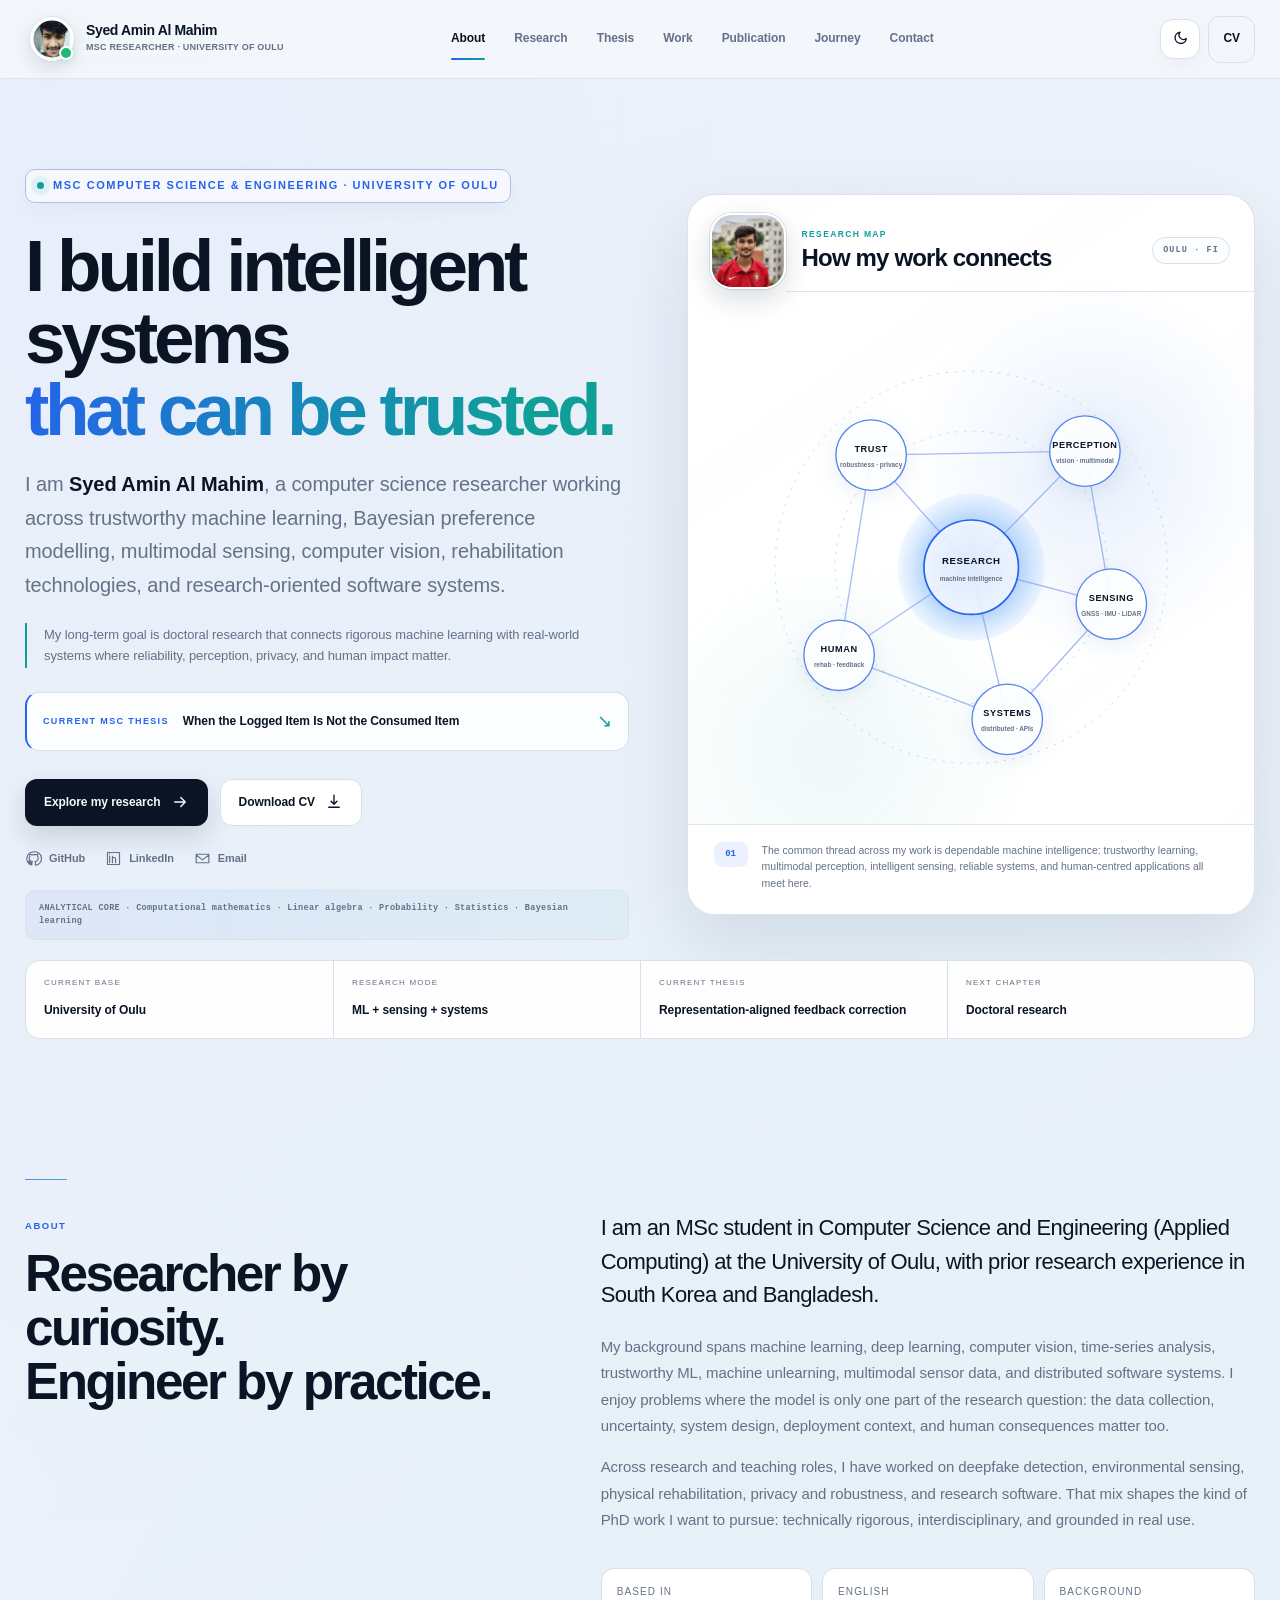
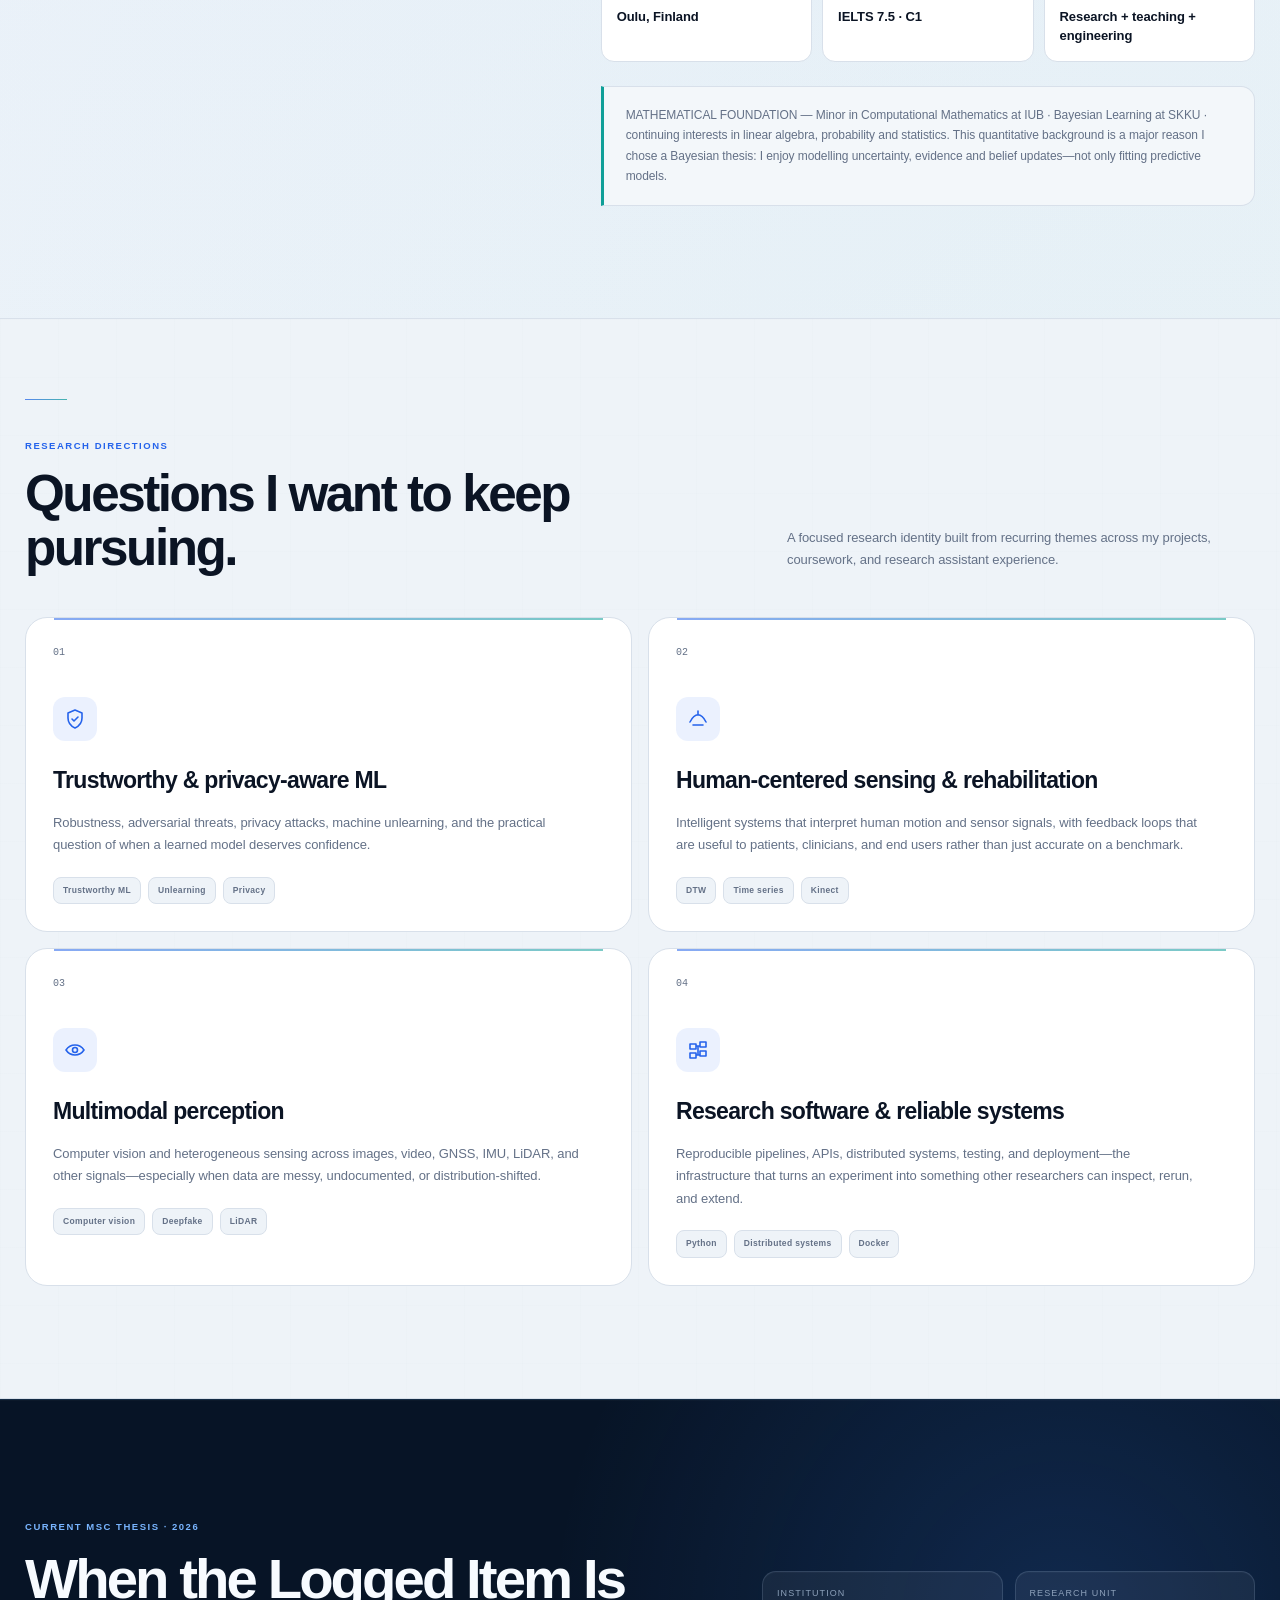
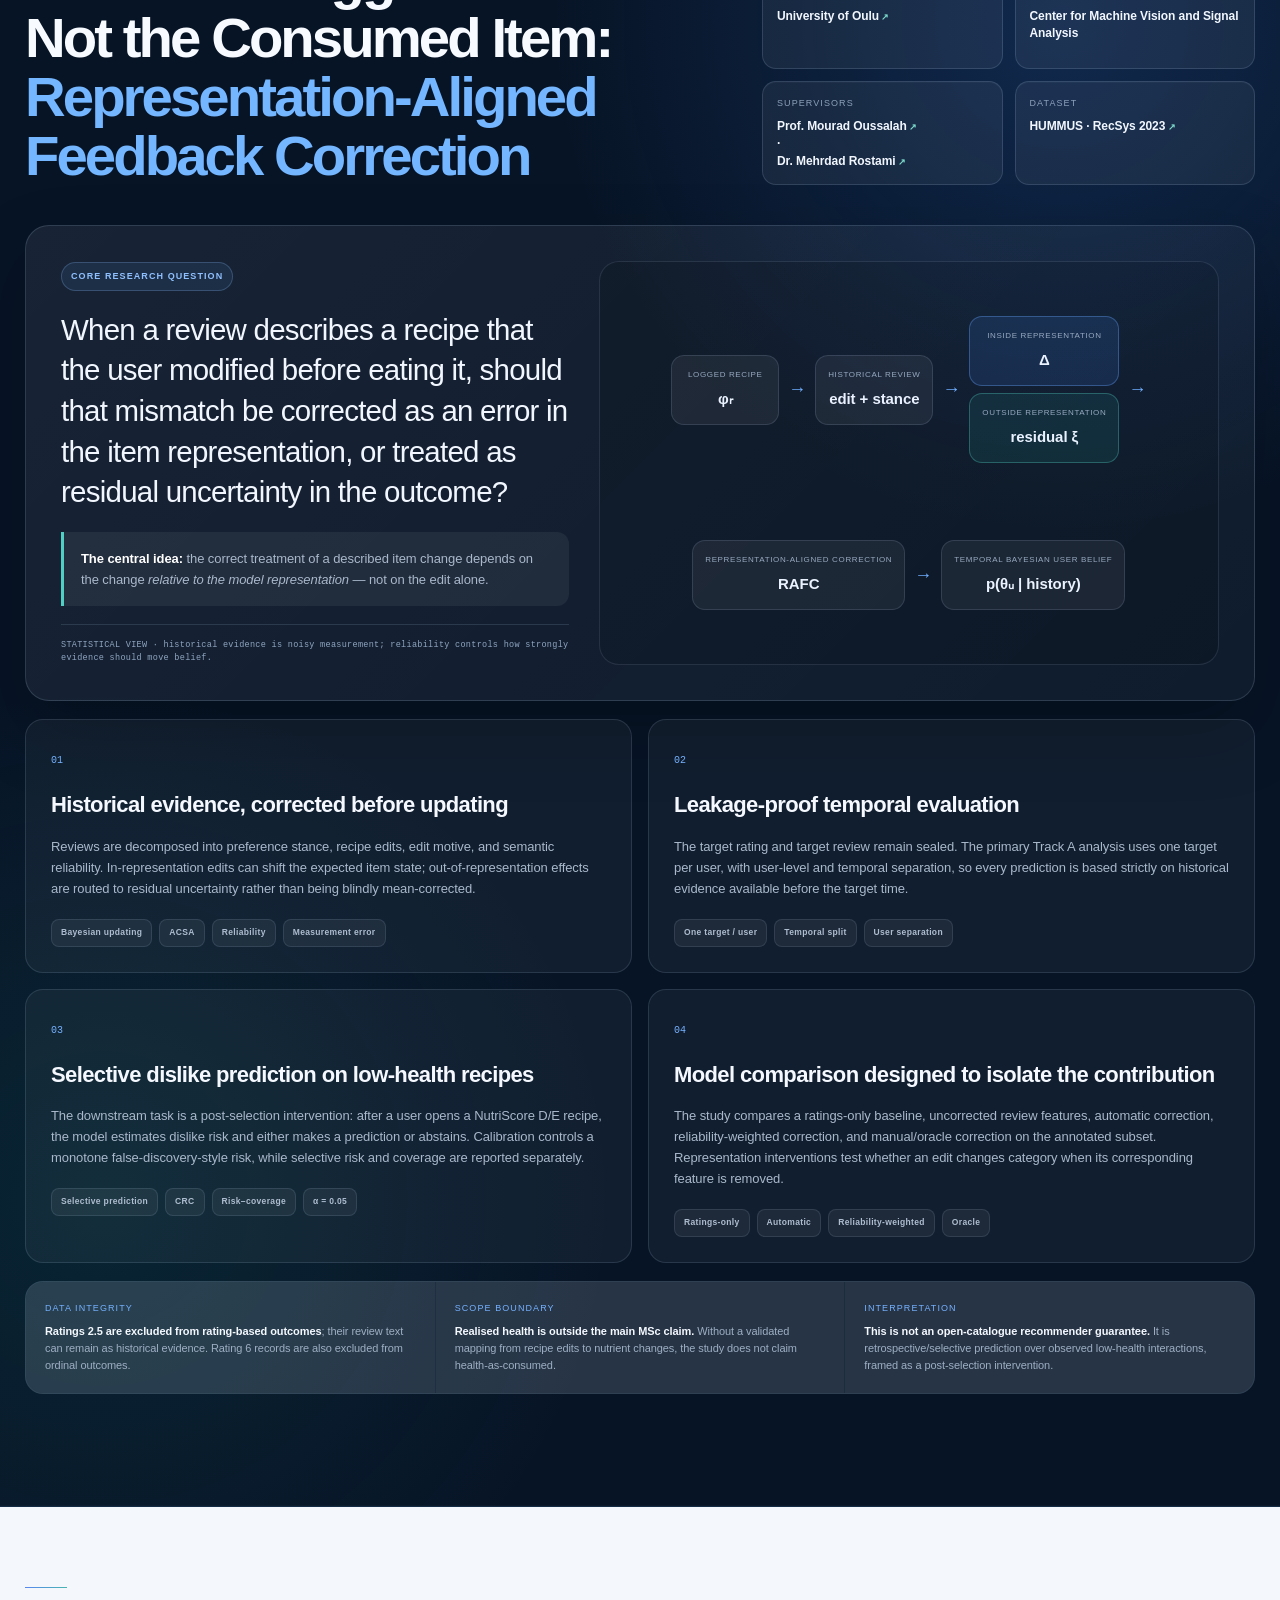
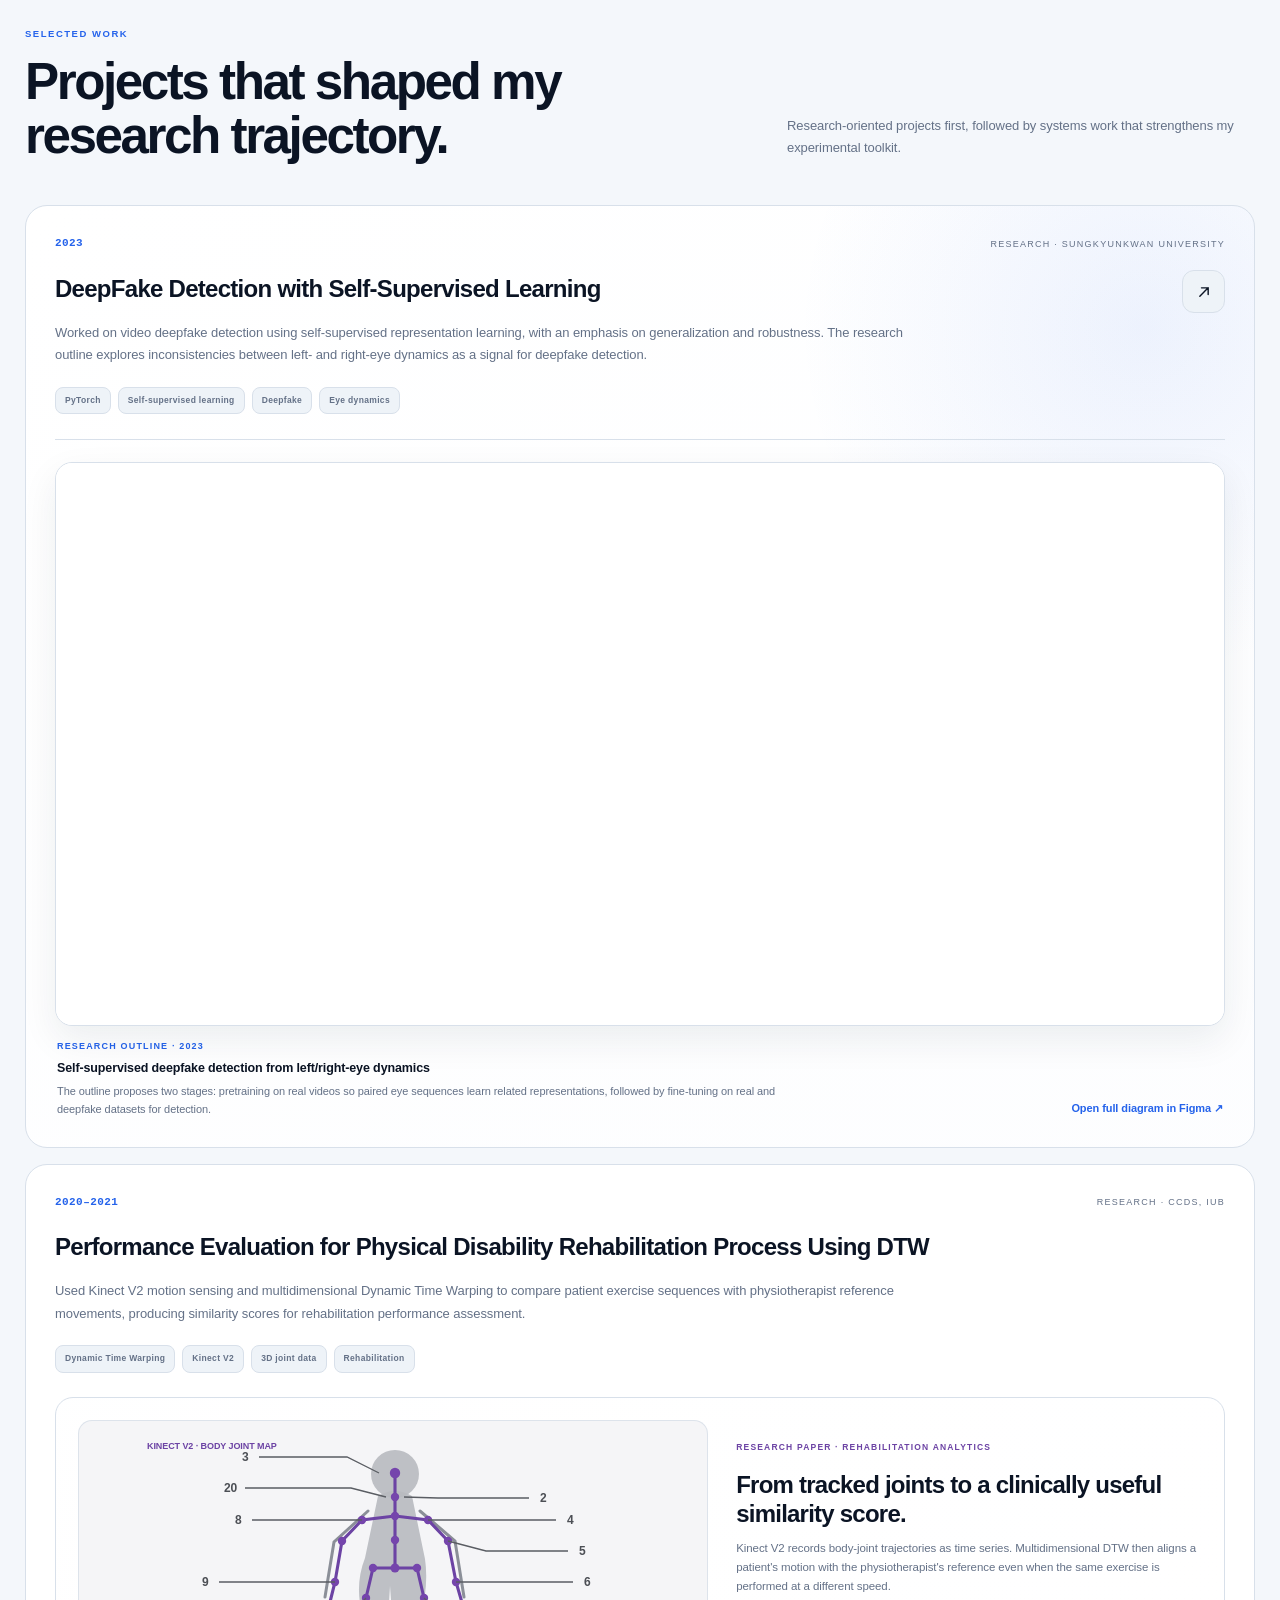
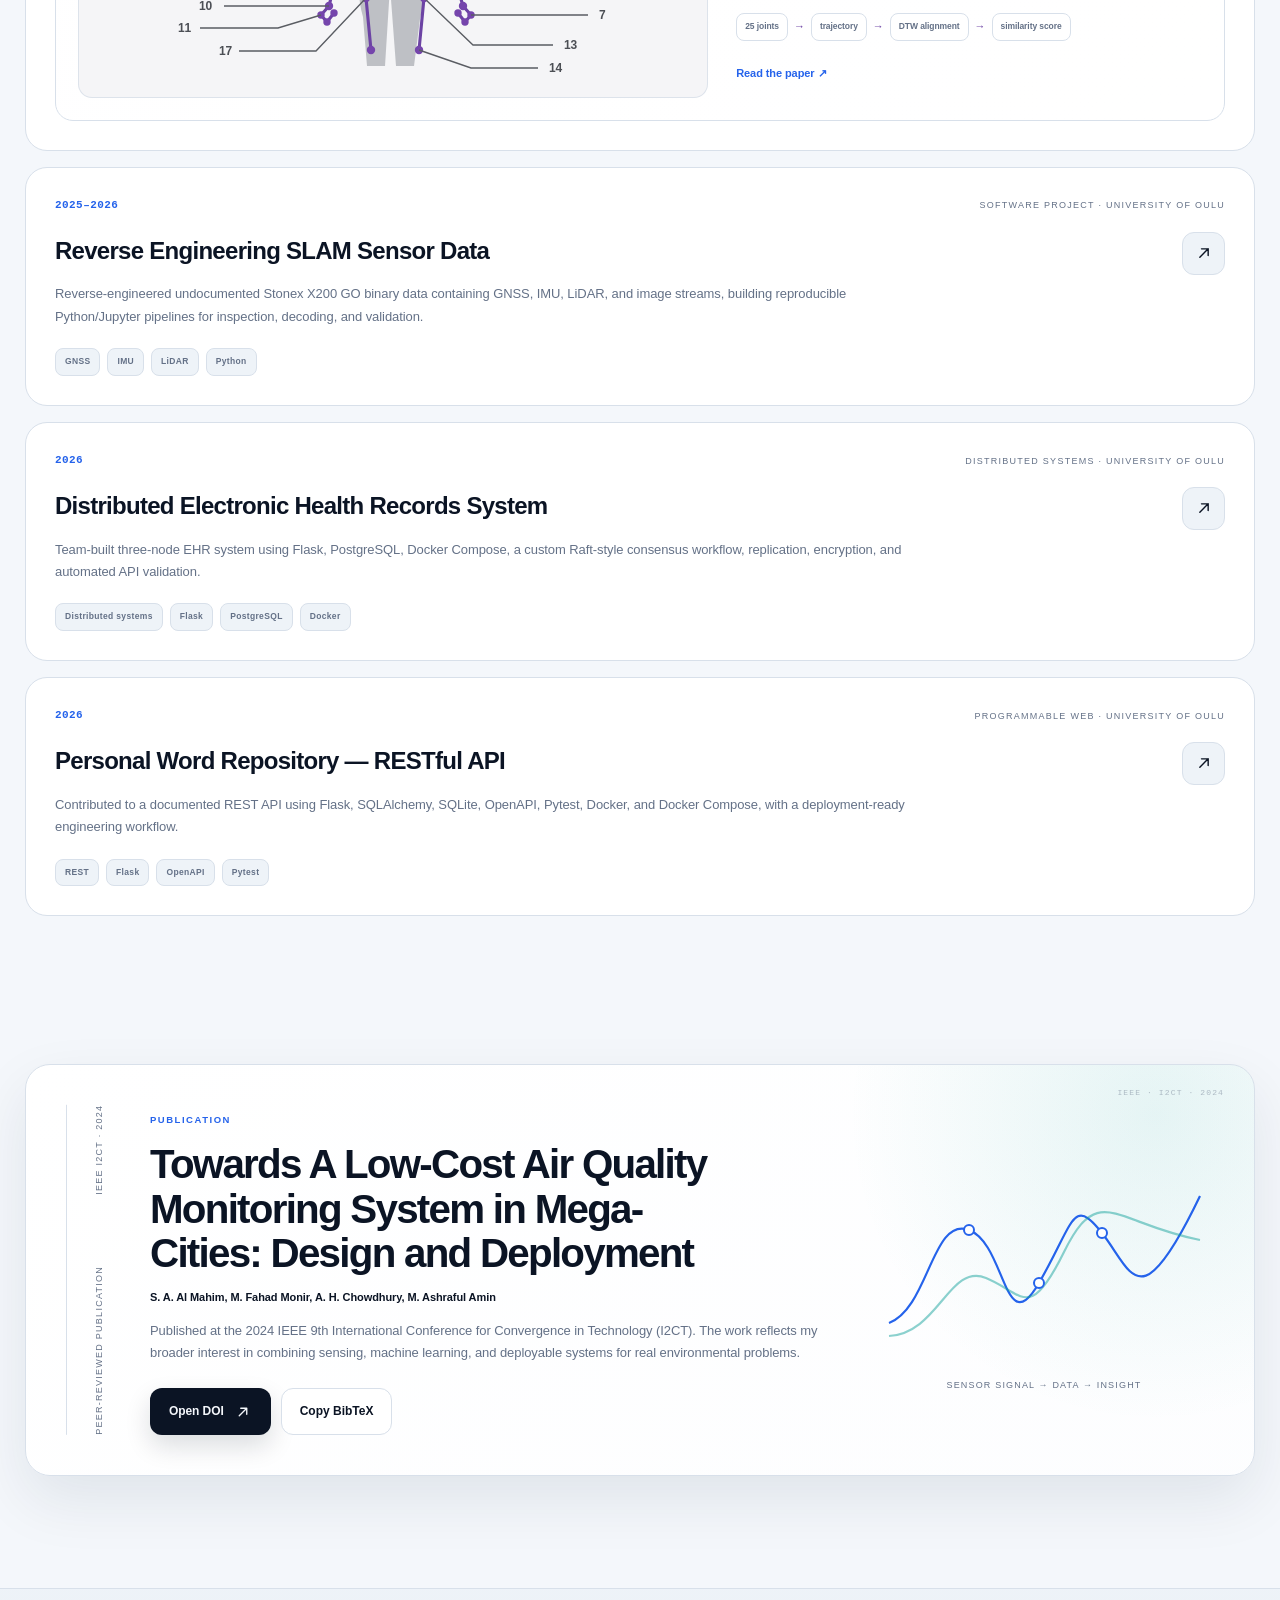
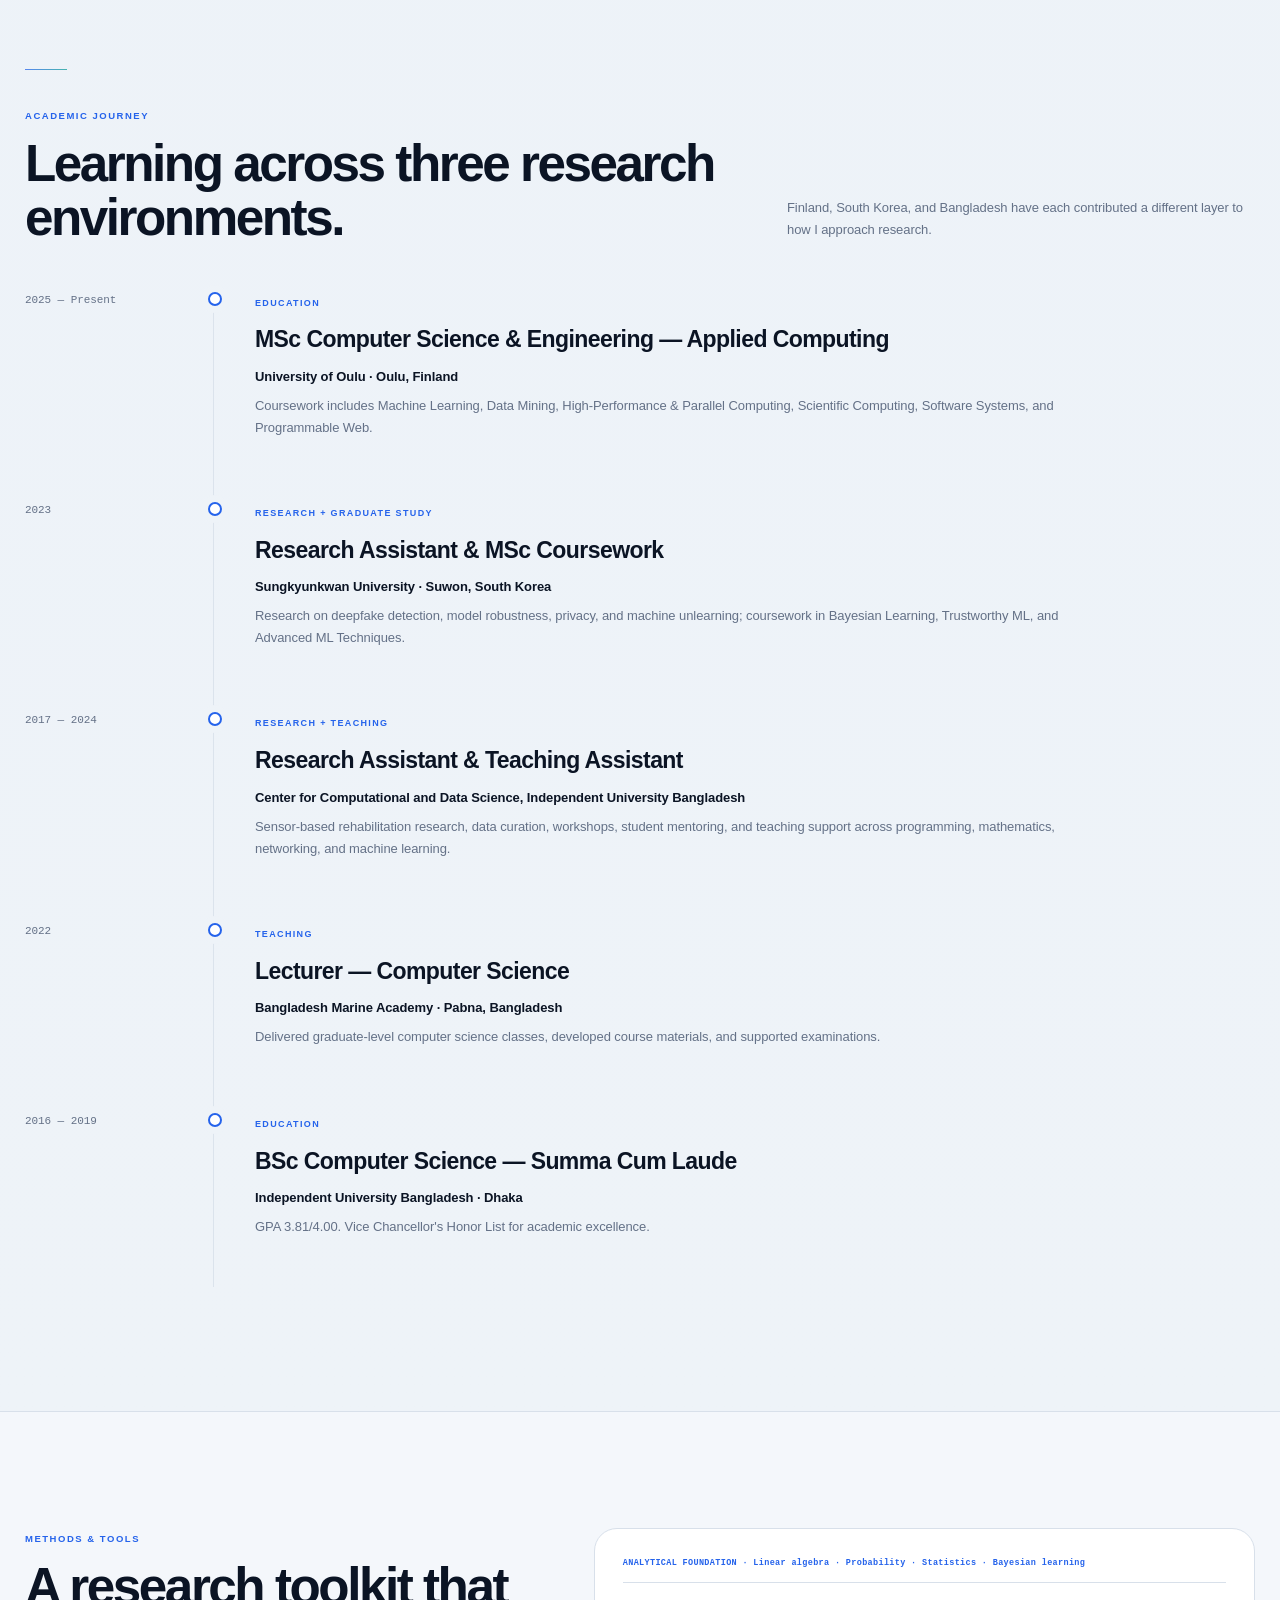
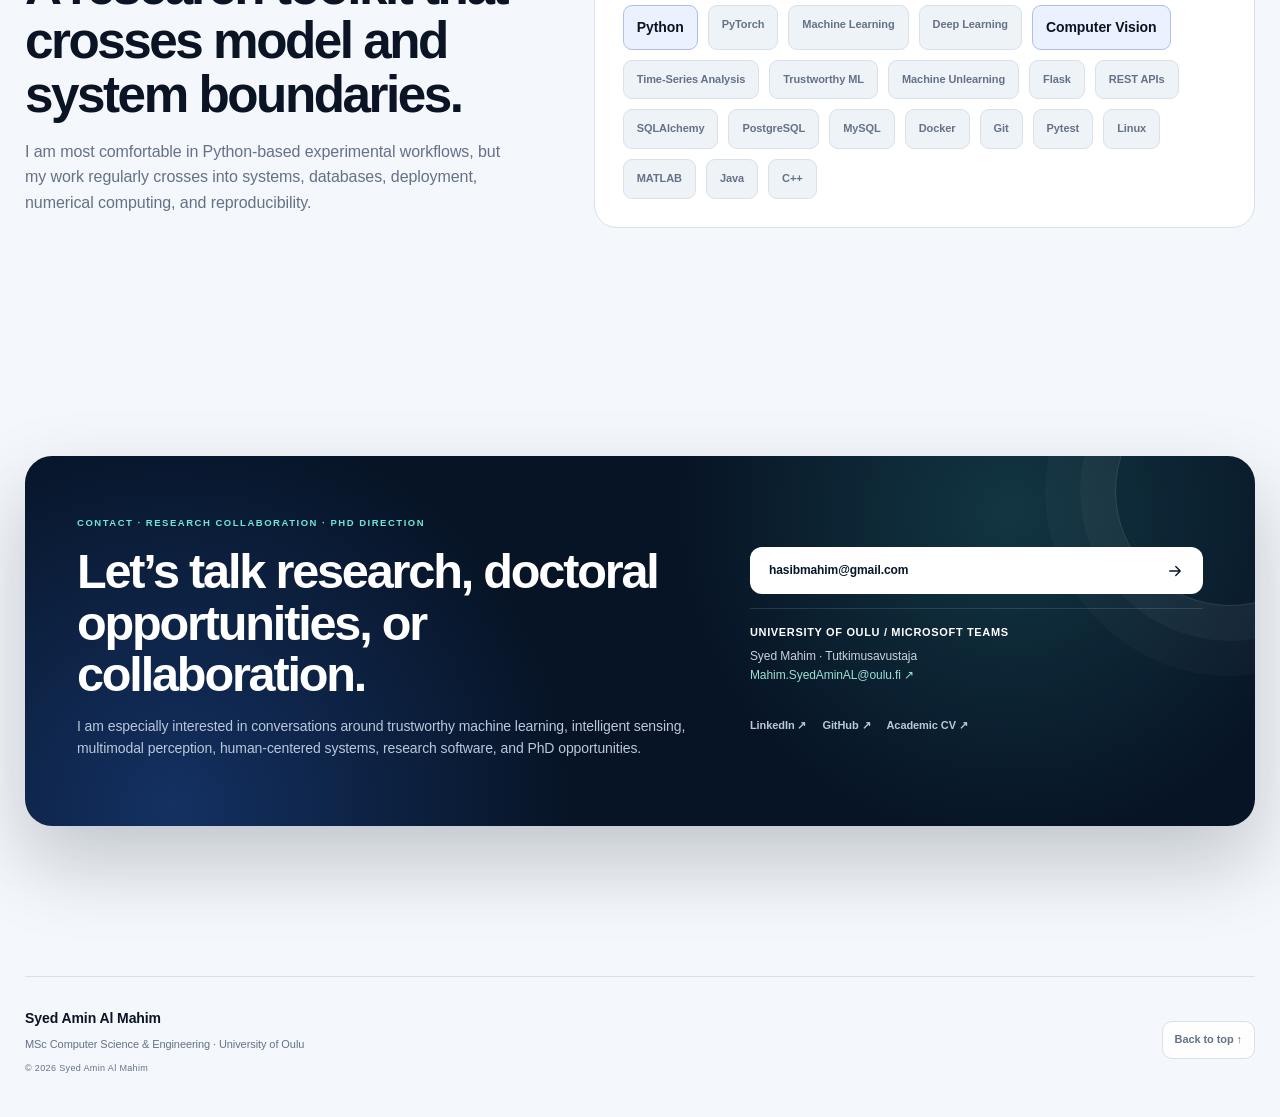
<file: index.html>
<!doctype html>
<html lang="en" data-theme="light">
<head>
  <meta charset="utf-8" />
  <meta name="viewport" content="width=device-width, initial-scale=1" />
  <meta name="theme-color" content="#07152b" />
  <meta name="description" content="Syed Amin Al Mahim — MSc researcher and Research Assistant at the University of Oulu. Current thesis: Representation-Aligned Feedback Correction for reliable Bayesian preference modelling under modified-item feedback." />
  <meta property="og:image" content="assets/profile-mahim.jpg" />
  <meta name="author" content="Syed Amin Al Mahim" />
  <meta property="og:title" content="Syed Amin Al Mahim — Research & Academic Portfolio" />
  <meta property="og:description" content="Machine learning researcher and MSc student at the University of Oulu, working across trustworthy AI, sensing, perception, and research software." />
  <meta property="og:type" content="website" />
  <meta property="og:url" content="https://hasibmahim.github.io/" />
  <meta name="twitter:card" content="summary_large_image" />
  <title>Syed Amin Al Mahim — Research & Academic Portfolio</title>
  <link rel="icon" href="assets/favicon.svg" type="image/svg+xml" />
  <link rel="stylesheet" href="assets/styles.css" />
  <script type="application/ld+json">
  {
    "@context": "https://schema.org",
    "@type": "Person",
    "name": "Syed Amin Al Mahim",
    "url": "https://hasibmahim.github.io/",
    "sameAs": [
      "https://www.linkedin.com/in/syed-amin-al-mahim/",
      "https://github.com/hasibmahim"
    ],
    "email": "mailto:hasibmahim@gmail.com",
    "jobTitle": "Research Assistant and MSc Computer Science & Engineering Student",
    "image": "assets/profile-mahim.jpg",
    "affiliation": {
      "@type": "CollegeOrUniversity",
      "name": "University of Oulu"
    },
    "homeLocation": {
      "@type": "Place",
      "name": "Oulu, Finland"
    },
    "knowsAbout": [
      "Machine Learning",
      "Trustworthy Machine Learning",
      "Machine Unlearning",
      "Computer Vision",
      "Time-Series Analysis",
      "Multimodal Sensor Data",
      "Distributed Systems",
      "Research Software Engineering",
      "Bayesian Preference Modelling",
      "Selective Prediction",
      "Representation-Aligned Feedback Correction"
    ]
  }
  </script>
</head>
<body>
  <a class="skip-link" href="#main">Skip to content</a>

  <header class="site-header" id="top">
    <div class="container nav-wrap">
      <a class="brand" href="/" aria-label="Go to homepage" title="Home">
        <span class="brand-mark" aria-hidden="true">SM</span>
        <span class="brand-copy">
          <strong>Syed Amin Al Mahim</strong>
          <small>Research · AI · Systems</small>
        </span>
      </a>

      <nav class="desktop-nav" aria-label="Primary navigation">
        <a href="#about">About</a>
        <a href="#research">Research</a>
        <a href="#thesis">Thesis</a>
        <a href="#work">Work</a>
        <a href="#publication">Publication</a>
        <a href="#journey">Journey</a>
        <a href="#contact">Contact</a>
      </nav>

      <div class="nav-actions">
        <button class="icon-button" id="themeToggle" aria-label="Toggle dark mode" title="Toggle theme">
          <svg viewBox="0 0 24 24" aria-hidden="true"><path d="M12 3a7.5 7.5 0 1 0 8.4 8.4A6 6 0 0 1 12 3Z"/></svg>
        </button>
        <a class="button button-small button-ghost" href="assets/Syed_Amin_Al_Mahim_CV.pdf" target="_blank" rel="noopener">CV</a>
        <button class="icon-button mobile-menu-button" id="menuToggle" aria-label="Open menu" aria-expanded="false">
          <svg viewBox="0 0 24 24" aria-hidden="true"><path d="M4 7h16M4 12h16M4 17h16"/></svg>
        </button>
      </div>
    </div>
    <nav class="mobile-nav" id="mobileNav" aria-label="Mobile navigation">
      <a href="#about">About</a>
      <a href="#research">Research</a>
      <a href="#thesis">Thesis</a>
      <a href="#work">Work</a>
      <a href="#publication">Publication</a>
      <a href="#journey">Journey</a>
      <a href="#contact">Contact</a>
    </nav>
  </header>

  <main id="main">
    <section class="hero section-shell">
      <div class="hero-noise" aria-hidden="true"></div>
      <div class="container hero-grid">
        <div class="hero-copy reveal">
          <div class="eyebrow">
            <span class="status-dot" aria-hidden="true"></span>
            MSc Computer Science & Engineering · University of Oulu
          </div>

          <h1>
            I build intelligent systems
            <span class="gradient-text">that can be trusted.</span>
          </h1>

          <p class="hero-lead">
            I am <strong>Syed Amin Al Mahim</strong>, a computer science researcher working across
            trustworthy machine learning, Bayesian preference modelling, multimodal sensing,
            computer vision, rehabilitation technologies, and research-oriented software systems.
          </p>

          <p class="hero-note">
            My long-term goal is doctoral research that connects rigorous machine learning
            with real-world systems where reliability, perception, privacy, and human impact matter.
          </p>

          <a class="current-thesis-link" href="#thesis">
            <span class="current-thesis-label">Current MSc thesis</span>
            <span class="current-thesis-title">When the Logged Item Is Not the Consumed Item</span>
            <span class="current-thesis-arrow" aria-hidden="true">↘</span>
          </a>

          <div class="hero-actions">
            <a class="button button-primary" href="#research">
              Explore my research
              <svg viewBox="0 0 24 24" aria-hidden="true"><path d="M5 12h14M13 6l6 6-6 6"/></svg>
            </a>
            <a class="button button-secondary" href="assets/Syed_Amin_Al_Mahim_CV.pdf" target="_blank" rel="noopener">
              Download CV
              <svg viewBox="0 0 24 24" aria-hidden="true"><path d="M12 3v12m0 0 4-4m-4 4-4-4M5 19h14"/></svg>
            </a>
          </div>

          <div class="hero-links" aria-label="Profiles">
            <a href="https://github.com/hasibmahim" target="_blank" rel="noopener">
              <svg viewBox="0 0 24 24" aria-hidden="true"><path d="M12 2.7a9.5 9.5 0 0 0-3 18.5c.5.1.7-.2.7-.5v-1.8c-2.8.6-3.4-1.2-3.4-1.2-.5-1.1-1.1-1.4-1.1-1.4-.9-.6.1-.6.1-.6 1 .1 1.6 1.1 1.6 1.1.9 1.6 2.4 1.1 3 .9.1-.7.4-1.1.7-1.4-2.3-.3-4.7-1.1-4.7-5a3.9 3.9 0 0 1 1-2.7 3.6 3.6 0 0 1 .1-2.7s.8-.3 2.8 1a9.5 9.5 0 0 1 5 0c1.9-1.3 2.8-1 2.8-1a3.6 3.6 0 0 1 .1 2.7 3.9 3.9 0 0 1 1 2.7c0 3.9-2.4 4.7-4.7 5 .4.3.7 1 .7 1.9v2.8c0 .3.2.6.7.5A9.5 9.5 0 0 0 12 2.7Z"/></svg>
              GitHub
            </a>
            <a href="https://www.linkedin.com/in/syed-amin-al-mahim/" target="_blank" rel="noopener">
              <svg viewBox="0 0 24 24" aria-hidden="true"><path d="M6.5 8.5V18M6.5 5.5v.1M10.5 18v-5.3c0-2.7 4.5-3.1 4.5.2V18M10.5 9v9M3.5 3.5h17v17h-17z"/></svg>
              LinkedIn
            </a>
            <a href="mailto:hasibmahim@gmail.com">
              <svg viewBox="0 0 24 24" aria-hidden="true"><path d="M3 6h18v12H3zM3 7l9 7 9-7"/></svg>
              Email
            </a>
          </div>
        </div>

        <div class="research-orbit reveal" aria-label="Interactive map of research interests">
          <div class="orbit-topline">
            <span>Research constellation</span>
            <span class="mono">OULU · FI</span>
          </div>
          <div class="profile-badge">
            <img src="assets/profile-mahim.jpg" alt="Portrait of Syed Amin Al Mahim" loading="eager" />
            <div>
              <strong>Syed Amin Al Mahim</strong>
              <span>Research Assistant · MSc Researcher</span>
            </div>
          </div>
          <svg id="constellation" viewBox="0 0 620 620" role="img" aria-label="Research topics connected as a constellation">
            <defs>
              <radialGradient id="coreGlow" cx="50%" cy="50%" r="55%">
                <stop offset="0%" stop-color="var(--svg-glow)" stop-opacity=".6"/>
                <stop offset="100%" stop-color="var(--svg-glow)" stop-opacity="0"/>
              </radialGradient>
            </defs>
            <circle cx="310" cy="310" r="245" class="orbit-ring orbit-ring-one"/>
            <circle cx="310" cy="310" r="170" class="orbit-ring orbit-ring-two"/>
            <circle cx="310" cy="310" r="92" fill="url(#coreGlow)"/>

            <g class="edges">
              <line x1="310" y1="310" x2="185" y2="170"/>
              <line x1="310" y1="310" x2="452" y2="165"/>
              <line x1="310" y1="310" x2="485" y2="356"/>
              <line x1="310" y1="310" x2="355" y2="500"/>
              <line x1="310" y1="310" x2="145" y2="420"/>
              <line x1="185" y1="170" x2="452" y2="165"/>
              <line x1="452" y1="165" x2="485" y2="356"/>
              <line x1="485" y1="356" x2="355" y2="500"/>
              <line x1="355" y1="500" x2="145" y2="420"/>
              <line x1="145" y1="420" x2="185" y2="170"/>
            </g>

            <g class="topic-node node-core" transform="translate(310 310)">
              <circle r="59"/>
              <text y="-4">RESEARCH</text>
              <text y="17" class="node-small">machine intelligence</text>
            </g>

            <g class="topic-node" transform="translate(185 170)">
              <circle r="44"/>
              <text y="-4">TRUST</text>
              <text y="15" class="node-small">robustness · privacy</text>
            </g>
            <g class="topic-node" transform="translate(452 165)">
              <circle r="44"/>
              <text y="-4">PERCEPTION</text>
              <text y="15" class="node-small">vision · multimodal</text>
            </g>
            <g class="topic-node" transform="translate(485 356)">
              <circle r="44"/>
              <text y="-4">SENSING</text>
              <text y="15" class="node-small">GNSS · IMU · LiDAR</text>
            </g>
            <g class="topic-node" transform="translate(355 500)">
              <circle r="44"/>
              <text y="-4">SYSTEMS</text>
              <text y="15" class="node-small">distributed · APIs</text>
            </g>
            <g class="topic-node" transform="translate(145 420)">
              <circle r="44"/>
              <text y="-4">HUMAN</text>
              <text y="15" class="node-small">rehab · feedback</text>
            </g>
          </svg>
          <div class="orbit-caption">
            <span>01</span>
            <p>My work sits between algorithms and the systems, sensors, and people they affect.</p>
          </div>
        </div>
      </div>

      <div class="container signal-strip reveal" aria-label="Research profile">
        <div>
          <span class="signal-label">Current base</span>
          <strong>University of Oulu</strong>
        </div>
        <div>
          <span class="signal-label">Research mode</span>
          <strong>ML + sensing + systems</strong>
        </div>
        <div>
          <span class="signal-label">Current thesis</span>
          <strong>Representation-aligned feedback correction</strong>
        </div>
        <div>
          <span class="signal-label">Next chapter</span>
          <strong>Doctoral research</strong>
        </div>
      </div>
    </section>

    <section class="section" id="about">
      <div class="container two-col">
        <div class="section-heading reveal">
          <span class="kicker">About</span>
          <h2>Researcher by curiosity.<br/>Engineer by practice.</h2>
        </div>
        <div class="prose reveal">
          <p class="lead">
            I am an MSc student in Computer Science and Engineering (Applied Computing)
            at the University of Oulu, with prior research experience in South Korea and Bangladesh.
          </p>
          <p>
            My background spans machine learning, deep learning, computer vision, time-series analysis,
            trustworthy ML, machine unlearning, multimodal sensor data, and distributed software systems.
            I enjoy problems where the model is only one part of the research question: the data collection,
            uncertainty, system design, deployment context, and human consequences matter too.
          </p>
          <p>
            Across research and teaching roles, I have worked on deepfake detection, environmental sensing,
            physical rehabilitation, privacy and robustness, and research software. That mix shapes the kind
            of PhD work I want to pursue: technically rigorous, interdisciplinary, and grounded in real use.
          </p>

          <div class="mini-facts">
            <div>
              <span>Based in</span>
              <strong>Oulu, Finland</strong>
            </div>
            <div>
              <span>English</span>
              <strong>IELTS 7.5 · C1</strong>
            </div>
            <div>
              <span>Background</span>
              <strong>Research + teaching + engineering</strong>
            </div>
          </div>
        </div>
      </div>
    </section>

    <section class="section section-tinted" id="research">
      <div class="container">
        <div class="section-title-row reveal">
          <div>
            <span class="kicker">Research directions</span>
            <h2>Questions I want to keep pursuing.</h2>
          </div>
          <p>
            A focused research identity built from recurring themes across my projects,
            coursework, and research assistant experience.
          </p>
        </div>

        <div class="research-grid">
          <article class="research-card reveal">
            <div class="card-index">01</div>
            <div class="research-icon" aria-hidden="true">
              <svg viewBox="0 0 24 24"><path d="M12 3l7 3v5c0 4.7-2.9 8.1-7 10-4.1-1.9-7-5.3-7-10V6l7-3zM9 12l2 2 4-4"/></svg>
            </div>
            <h3>Trustworthy & privacy-aware ML</h3>
            <p>
              Robustness, adversarial threats, privacy attacks, machine unlearning, and the practical
              question of when a learned model deserves confidence.
            </p>
            <div class="tag-row"><span>Trustworthy ML</span><span>Unlearning</span><span>Privacy</span></div>
          </article>

          <article class="research-card reveal">
            <div class="card-index">02</div>
            <div class="research-icon" aria-hidden="true">
              <svg viewBox="0 0 24 24"><path d="M4 15c2.4-4.8 4.9-7.2 8-7.2S17.6 10.2 20 15M7 18h10M12 4v4"/></svg>
            </div>
            <h3>Human-centered sensing & rehabilitation</h3>
            <p>
              Intelligent systems that interpret human motion and sensor signals, with feedback loops
              that are useful to patients, clinicians, and end users rather than just accurate on a benchmark.
            </p>
            <div class="tag-row"><span>DTW</span><span>Time series</span><span>Kinect</span></div>
          </article>

          <article class="research-card reveal">
            <div class="card-index">03</div>
            <div class="research-icon" aria-hidden="true">
              <svg viewBox="0 0 24 24"><path d="M3 12s3.3-5 9-5 9 5 9 5-3.3 5-9 5-9-5-9-5zM12 9.5a2.5 2.5 0 1 0 0 5 2.5 2.5 0 0 0 0-5z"/></svg>
            </div>
            <h3>Multimodal perception</h3>
            <p>
              Computer vision and heterogeneous sensing across images, video, GNSS, IMU, LiDAR,
              and other signals—especially when data are messy, undocumented, or distribution-shifted.
            </p>
            <div class="tag-row"><span>Computer vision</span><span>Deepfake</span><span>LiDAR</span></div>
          </article>

          <article class="research-card reveal">
            <div class="card-index">04</div>
            <div class="research-icon" aria-hidden="true">
              <svg viewBox="0 0 24 24"><path d="M4 6h6v5H4zM14 13h6v5h-6zM14 4h6v5h-6zM4 15h6v5H4zM10 8h4M12 8v8M10 17h4"/></svg>
            </div>
            <h3>Research software & reliable systems</h3>
            <p>
              Reproducible pipelines, APIs, distributed systems, testing, and deployment—the infrastructure
              that turns an experiment into something other researchers can inspect, rerun, and extend.
            </p>
            <div class="tag-row"><span>Python</span><span>Distributed systems</span><span>Docker</span></div>
          </article>
        </div>
      </div>
    </section>

    <section class="section thesis-section" id="thesis">
      <div class="container">
        <div class="thesis-header reveal">
          <div>
            <span class="kicker">Current MSc thesis · 2026</span>
            <h2>When the Logged Item Is Not the Consumed Item:<br/><span>Representation-Aligned Feedback Correction</span></h2>
          </div>
          <div class="thesis-meta">
            <div><span>Institution</span><strong>University of Oulu</strong></div>
            <div><span>Research unit</span><strong>Center for Machine Vision and Signal Analysis</strong></div>
            <div><span>Supervisors</span><strong>Prof. Mourad Oussalah · Dr. Mehrdad Rostami</strong></div>
            <div><span>Dataset</span><strong>HUMMUS · RecSys 2023</strong></div>
          </div>
        </div>

        <div class="thesis-hero-card reveal">
          <div class="thesis-statement">
            <span class="thesis-chip">Core research question</span>
            <p>
              When a review describes a recipe that the user modified before eating it, should that mismatch be
              corrected as an error in the item representation, or treated as residual uncertainty in the outcome?
            </p>
            <div class="thesis-callout">
              <strong>The central idea:</strong> the correct treatment of a described item change depends on the
              change <em>relative to the model representation</em> — not on the edit alone.
            </div>
          </div>

          <div class="thesis-diagram" aria-label="Thesis pipeline">
            <div class="diagram-node"><small>Logged recipe</small><strong>φᵣ</strong></div>
            <span class="diagram-arrow">→</span>
            <div class="diagram-node"><small>Historical review</small><strong>edit + stance</strong></div>
            <span class="diagram-arrow">→</span>
            <div class="diagram-split">
              <div class="diagram-node accent"><small>inside representation</small><strong>Δ</strong></div>
              <div class="diagram-node teal"><small>outside representation</small><strong>residual ξ</strong></div>
            </div>
            <span class="diagram-arrow">→</span>
            <div class="diagram-node wide"><small>Representation-aligned correction</small><strong>RAFC</strong></div>
            <span class="diagram-arrow">→</span>
            <div class="diagram-node wide"><small>Temporal Bayesian user belief</small><strong>p(θᵤ | history)</strong></div>
          </div>
        </div>

        <div class="thesis-grid">
          <article class="thesis-card reveal">
            <span class="card-index">01</span>
            <h3>Historical evidence, corrected before updating</h3>
            <p>
              Reviews are decomposed into preference stance, recipe edits, edit motive, and semantic reliability.
              In-representation edits can shift the expected item state; out-of-representation effects are routed to
              residual uncertainty rather than being blindly mean-corrected.
            </p>
            <div class="tag-row"><span>Bayesian updating</span><span>ACSA</span><span>Reliability</span><span>Measurement error</span></div>
          </article>

          <article class="thesis-card reveal">
            <span class="card-index">02</span>
            <h3>Leakage-proof temporal evaluation</h3>
            <p>
              The target rating and target review remain sealed. The primary Track A analysis uses one target per
              user, with user-level and temporal separation, so every prediction is based strictly on historical evidence
              available before the target time.
            </p>
            <div class="tag-row"><span>One target / user</span><span>Temporal split</span><span>User separation</span></div>
          </article>

          <article class="thesis-card reveal">
            <span class="card-index">03</span>
            <h3>Selective dislike prediction on low-health recipes</h3>
            <p>
              The downstream task is a post-selection intervention: after a user opens a NutriScore D/E recipe, the
              model estimates dislike risk and either makes a prediction or abstains. Calibration controls a monotone
              false-discovery-style risk, while selective risk and coverage are reported separately.
            </p>
            <div class="tag-row"><span>Selective prediction</span><span>CRC</span><span>Risk–coverage</span><span>α = 0.05</span></div>
          </article>

          <article class="thesis-card reveal">
            <span class="card-index">04</span>
            <h3>Model comparison designed to isolate the contribution</h3>
            <p>
              The study compares a ratings-only baseline, uncorrected review features, automatic correction,
              reliability-weighted correction, and manual/oracle correction on the annotated subset. Representation
              interventions test whether an edit changes category when its corresponding feature is removed.
            </p>
            <div class="tag-row"><span>Ratings-only</span><span>Automatic</span><span>Reliability-weighted</span><span>Oracle</span></div>
          </article>
        </div>

        <div class="thesis-boundary reveal">
          <div>
            <span class="boundary-label">Data integrity</span>
            <p><strong>Ratings 2.5 are excluded from rating-based outcomes</strong>; their review text can remain as historical evidence. Rating 6 records are also excluded from ordinal outcomes.</p>
          </div>
          <div>
            <span class="boundary-label">Scope boundary</span>
            <p><strong>Realised health is outside the main MSc claim.</strong> Without a validated mapping from recipe edits to nutrient changes, the study does not claim health-as-consumed.</p>
          </div>
          <div>
            <span class="boundary-label">Interpretation</span>
            <p><strong>This is not an open-catalogue recommender guarantee.</strong> It is retrospective/selective prediction over observed low-health interactions, framed as a post-selection intervention.</p>
          </div>
        </div>
      </div>
    </section>

    <section class="section" id="work">
      <div class="container">
        <div class="section-title-row reveal">
          <div>
            <span class="kicker">Selected work</span>
            <h2>Projects that shaped my research trajectory.</h2>
          </div>
          <p>Research-oriented projects first, followed by systems work that strengthens my experimental toolkit.</p>
        </div>

        <div class="project-stack">
          <article class="project-card project-featured reveal">
            <div class="project-meta">
              <span class="project-year">2023</span>
              <span class="project-kind">Research · Sungkyunkwan University</span>
            </div>
            <div class="project-body">
              <div>
                <h3>DeepFake Detection with Self-Supervised Learning</h3>
                <p>
                  Worked on deep learning pipelines for video deepfake detection, with emphasis on
                  generalization, robustness, and representation learning. The broader research context
                  also included adversarial attacks, privacy threats, and machine unlearning.
                </p>
                <div class="tag-row"><span>PyTorch</span><span>Self-supervised learning</span><span>Deepfake</span><span>Robustness</span></div>
              </div>
              <a class="project-link" href="https://github.com/hasibmahim/ssl-df" target="_blank" rel="noopener" aria-label="Open deepfake project on GitHub">
                <svg viewBox="0 0 24 24" aria-hidden="true"><path d="M7 17L17 7M9 7h8v8"/></svg>
              </a>
            </div>
          </article>

          <article class="project-card reveal">
            <div class="project-meta">
              <span class="project-year">2020–2021</span>
              <span class="project-kind">Research · CCDS, IUB</span>
            </div>
            <div class="project-body">
              <div>
                <h3>Physical Disability Rehabilitation Evaluation using DTW</h3>
                <p>
                  Built a Kinect V2 motion-capture workflow to compare patient exercises with physician
                  reference movements using Dynamic Time Warping, enabling time-series evaluation and
                  visual feedback.
                </p>
                <div class="tag-row"><span>DTW</span><span>Time series</span><span>Kinect V2</span><span>Human motion</span></div>
              </div>
            </div>
          </article>

          <article class="project-card reveal">
            <div class="project-meta">
              <span class="project-year">2025–2026</span>
              <span class="project-kind">Software Project · University of Oulu</span>
            </div>
            <div class="project-body">
              <div>
                <h3>Reverse Engineering SLAM Sensor Data</h3>
                <p>
                  Reverse-engineered undocumented Stonex X200 GO binary data containing GNSS, IMU,
                  LiDAR, and image streams, building reproducible Python/Jupyter pipelines for inspection,
                  decoding, and validation.
                </p>
                <div class="tag-row"><span>GNSS</span><span>IMU</span><span>LiDAR</span><span>Python</span></div>
              </div>
              <a class="project-link" href="https://github.com/huzaiifaaaaa/x200-go" target="_blank" rel="noopener" aria-label="Open SLAM project on GitHub">
                <svg viewBox="0 0 24 24" aria-hidden="true"><path d="M7 17L17 7M9 7h8v8"/></svg>
              </a>
            </div>
          </article>

          <article class="project-card reveal">
            <div class="project-meta">
              <span class="project-year">2026</span>
              <span class="project-kind">Distributed Systems · University of Oulu</span>
            </div>
            <div class="project-body">
              <div>
                <h3>Distributed Electronic Health Records System</h3>
                <p>
                  Team-built three-node EHR system using Flask, PostgreSQL, Docker Compose, a custom Raft-style
                  consensus workflow, replication, encryption, and automated API validation.
                </p>
                <div class="tag-row"><span>Distributed systems</span><span>Flask</span><span>PostgreSQL</span><span>Docker</span></div>
              </div>
              <a class="project-link" href="https://github.com/huzaiifaaaaa/distributed-ehr" target="_blank" rel="noopener" aria-label="Open distributed EHR project on GitHub">
                <svg viewBox="0 0 24 24" aria-hidden="true"><path d="M7 17L17 7M9 7h8v8"/></svg>
              </a>
            </div>
          </article>

          <article class="project-card reveal">
            <div class="project-meta">
              <span class="project-year">2026</span>
              <span class="project-kind">Programmable Web · University of Oulu</span>
            </div>
            <div class="project-body">
              <div>
                <h3>Personal Word Repository — RESTful API</h3>
                <p>
                  Contributed to a documented REST API using Flask, SQLAlchemy, SQLite, OpenAPI, Pytest,
                  Docker, and Docker Compose, with a deployment-ready engineering workflow.
                </p>
                <div class="tag-row"><span>REST</span><span>Flask</span><span>OpenAPI</span><span>Pytest</span></div>
              </div>
              <a class="project-link" href="https://github.com/hasibmahim/personal-word-repository-deploy" target="_blank" rel="noopener" aria-label="Open personal word repository project on GitHub">
                <svg viewBox="0 0 24 24" aria-hidden="true"><path d="M7 17L17 7M9 7h8v8"/></svg>
              </a>
            </div>
          </article>
        </div>
      </div>
    </section>

    <section class="section publication-section" id="publication">
      <div class="container">
        <div class="publication-card reveal">
          <div class="publication-rail">
            <span>Peer-reviewed publication</span>
            <span>IEEE I2CT · 2024</span>
          </div>
          <div class="publication-main">
            <span class="kicker">Publication</span>
            <h2>Towards A Low-Cost Air Quality Monitoring System in Mega-Cities: Design and Deployment</h2>
            <p class="authors">S. A. Al Mahim, M. Fahad Monir, A. H. Chowdhury, M. Ashraful Amin</p>
            <p>
              Published at the 2024 IEEE 9th International Conference for Convergence in Technology (I2CT).
              The work reflects my broader interest in combining sensing, machine learning, and deployable
              systems for real environmental problems.
            </p>
            <div class="publication-actions">
              <a class="button button-primary" href="https://doi.org/10.1109/I2CT61223.2024.10544206" target="_blank" rel="noopener">
                Open DOI
                <svg viewBox="0 0 24 24" aria-hidden="true"><path d="M7 17L17 7M9 7h8v8"/></svg>
              </a>
              <button class="button button-secondary" id="copyBibtex">Copy BibTeX</button>
            </div>
          </div>
          <div class="publication-signal" aria-hidden="true">
            <svg viewBox="0 0 340 230">
              <path d="M15 175 C55 160, 58 68, 95 82 S130 195, 165 135 S198 47, 228 85 S265 175, 326 48"/>
              <path class="signal-faint" d="M15 188 C65 185, 75 115, 112 130 S155 175, 190 104 S240 75, 326 92"/>
              <circle cx="95" cy="82" r="5"/><circle cx="165" cy="135" r="5"/><circle cx="228" cy="85" r="5"/>
            </svg>
            <span>sensor signal → data → insight</span>
          </div>
        </div>
      </div>
    </section>

    <section class="section section-tinted" id="journey">
      <div class="container">
        <div class="section-title-row reveal">
          <div>
            <span class="kicker">Academic journey</span>
            <h2>Learning across three research environments.</h2>
          </div>
          <p>Finland, South Korea, and Bangladesh have each contributed a different layer to how I approach research.</p>
        </div>

        <div class="timeline">
          <article class="timeline-item reveal">
            <div class="timeline-date">2025 — Present</div>
            <div class="timeline-marker" aria-hidden="true"></div>
            <div class="timeline-content">
              <span class="timeline-type">Education</span>
              <h3>MSc Computer Science & Engineering — Applied Computing</h3>
              <p class="timeline-place">University of Oulu · Oulu, Finland</p>
              <p>Coursework includes Machine Learning, Data Mining, High-Performance & Parallel Computing, Scientific Computing, Software Systems, and Programmable Web.</p>
            </div>
          </article>

          <article class="timeline-item reveal">
            <div class="timeline-date">2023</div>
            <div class="timeline-marker" aria-hidden="true"></div>
            <div class="timeline-content">
              <span class="timeline-type">Research + graduate study</span>
              <h3>Research Assistant & MSc Coursework</h3>
              <p class="timeline-place">Sungkyunkwan University · Suwon, South Korea</p>
              <p>Research on deepfake detection, model robustness, privacy, and machine unlearning; coursework in Bayesian Learning, Trustworthy ML, and Advanced ML Techniques.</p>
            </div>
          </article>

          <article class="timeline-item reveal">
            <div class="timeline-date">2017 — 2024</div>
            <div class="timeline-marker" aria-hidden="true"></div>
            <div class="timeline-content">
              <span class="timeline-type">Research + teaching</span>
              <h3>Research Assistant & Teaching Assistant</h3>
              <p class="timeline-place">Center for Computational and Data Science, Independent University Bangladesh</p>
              <p>Sensor-based rehabilitation research, data curation, workshops, student mentoring, and teaching support across programming, mathematics, networking, and machine learning.</p>
            </div>
          </article>

          <article class="timeline-item reveal">
            <div class="timeline-date">2022</div>
            <div class="timeline-marker" aria-hidden="true"></div>
            <div class="timeline-content">
              <span class="timeline-type">Teaching</span>
              <h3>Lecturer — Computer Science</h3>
              <p class="timeline-place">Bangladesh Marine Academy · Pabna, Bangladesh</p>
              <p>Delivered graduate-level computer science classes, developed course materials, and supported examinations.</p>
            </div>
          </article>

          <article class="timeline-item reveal">
            <div class="timeline-date">2016 — 2019</div>
            <div class="timeline-marker" aria-hidden="true"></div>
            <div class="timeline-content">
              <span class="timeline-type">Education</span>
              <h3>BSc Computer Science — Summa Cum Laude</h3>
              <p class="timeline-place">Independent University Bangladesh · Dhaka</p>
              <p>GPA 3.81/4.00. Vice Chancellor's Honor List for academic excellence.</p>
            </div>
          </article>
        </div>
      </div>
    </section>

    <section class="section toolkit-section">
      <div class="container toolkit-grid">
        <div class="reveal">
          <span class="kicker">Methods & tools</span>
          <h2>A research toolkit that crosses model and system boundaries.</h2>
          <p>
            I am most comfortable in Python-based experimental workflows, but my work regularly crosses
            into systems, databases, deployment, numerical computing, and reproducibility.
          </p>
        </div>
        <div class="tool-cloud reveal" aria-label="Technical skills">
          <span class="tool tool-large">Python</span>
          <span class="tool">PyTorch</span>
          <span class="tool">Machine Learning</span>
          <span class="tool">Deep Learning</span>
          <span class="tool tool-large">Computer Vision</span>
          <span class="tool">Time-Series Analysis</span>
          <span class="tool">Trustworthy ML</span>
          <span class="tool">Machine Unlearning</span>
          <span class="tool">Flask</span>
          <span class="tool">REST APIs</span>
          <span class="tool">SQLAlchemy</span>
          <span class="tool">PostgreSQL</span>
          <span class="tool">MySQL</span>
          <span class="tool">Docker</span>
          <span class="tool">Git</span>
          <span class="tool">Pytest</span>
          <span class="tool">Linux</span>
          <span class="tool">MATLAB</span>
          <span class="tool">Java</span>
          <span class="tool">C++</span>
        </div>
      </div>
    </section>

    <section class="section contact-section" id="contact">
      <div class="container">
        <div class="contact-card reveal">
          <div class="contact-glow" aria-hidden="true"></div>
          <div>
            <span class="kicker kicker-light">Contact · Research collaboration · PhD direction</span>
            <h2>Let’s talk research, doctoral opportunities, or collaboration.</h2>
            <p>
              I am especially interested in conversations around trustworthy machine learning, intelligent sensing,
              multimodal perception, human-centered systems, research software, and PhD opportunities.
            </p>
          </div>
          <div class="contact-actions">
            <a class="button button-inverse" href="mailto:hasibmahim@gmail.com">
              hasibmahim@gmail.com
              <svg viewBox="0 0 24 24" aria-hidden="true"><path d="M5 12h14M13 6l6 6-6 6"/></svg>
            </a>
            <div style="margin-top:14px; padding:14px 0; border-top:1px solid rgba(255,255,255,.12); color:rgba(238,245,255,.84); font-size:12px; line-height:1.65;">
              <strong style="display:block; color:#fff; font-size:11px; letter-spacing:.06em; text-transform:uppercase; margin-bottom:5px;">University of Oulu / Microsoft Teams</strong>
              <span style="display:block;">Syed Mahim · Tutkimusavustaja</span>
              <a href="mailto:Mahim.SyedAminAL@oulu.fi" style="color:#9adfd5; text-decoration:none;">Mahim.SyedAminAL@oulu.fi ↗</a>
            </div>
            <div class="contact-links">
              <a href="https://www.linkedin.com/in/syed-amin-al-mahim/" target="_blank" rel="noopener">LinkedIn ↗</a>
              <a href="https://github.com/hasibmahim" target="_blank" rel="noopener">GitHub ↗</a>
              <a href="assets/Syed_Amin_Al_Mahim_CV.pdf" target="_blank" rel="noopener">Academic CV ↗</a>
            </div>
          </div>
        </div>
      </div>
    </section>
  </main>

  <footer class="site-footer">
    <div class="container footer-grid">
      <div>
        <strong>Syed Amin Al Mahim</strong>
        <p>MSc Computer Science & Engineering · University of Oulu</p>
      </div>
      <p class="footer-note">Designed as an academic home for research, publications, projects, and future doctoral work.</p>
      <a href="#top">Back to top ↑</a>
    </div>
  </footer>

  <div class="toast" id="toast" role="status" aria-live="polite">BibTeX copied</div>
  <script src="assets/app.js"></script>
</body>
</html>
</file>
<file: assets/styles.css>
/* ==========================================================
   Syed Amin Al Mahim — Academic Portfolio
   Lightweight, responsive, accessible, no framework required.
   ========================================================== */

:root {
  --bg: #f5f7fb;
  --surface: #ffffff;
  --surface-2: #eef2f8;
  --surface-3: #e7edf6;
  --ink: #0a162b;
  --muted: #5f6d83;
  --line: #dbe2ec;
  --navy: #07152b;
  --navy-2: #0d2443;
  --accent: #0b7cff;
  --accent-2: #12b8a6;
  --accent-soft: rgba(11, 124, 255, .10);
  --accent-soft-2: rgba(18, 184, 166, .10);
  --shadow: 0 28px 70px rgba(9, 24, 48, .10);
  --shadow-sm: 0 14px 35px rgba(9, 24, 48, .08);
  --radius: 24px;
  --radius-sm: 14px;
  --container: 1180px;
  --svg-glow: #0b7cff;
  --header-bg: rgba(245, 247, 251, .78);
}

html[data-theme="dark"] {
  --bg: #07101e;
  --surface: #0c192b;
  --surface-2: #0f1e32;
  --surface-3: #13253c;
  --ink: #eef5ff;
  --muted: #9dafc7;
  --line: #203551;
  --navy: #eaf3ff;
  --navy-2: #b9d8ff;
  --accent: #61a9ff;
  --accent-2: #4bd7c5;
  --accent-soft: rgba(97, 169, 255, .10);
  --accent-soft-2: rgba(75, 215, 197, .10);
  --shadow: 0 30px 80px rgba(0, 0, 0, .30);
  --shadow-sm: 0 16px 40px rgba(0, 0, 0, .24);
  --svg-glow: #61a9ff;
  --header-bg: rgba(7, 16, 30, .82);
}

* { box-sizing: border-box; }
html { scroll-behavior: smooth; }
body {
  margin: 0;
  background:
    radial-gradient(circle at 12% 5%, rgba(11,124,255,.055), transparent 30%),
    radial-gradient(circle at 95% 25%, rgba(18,184,166,.055), transparent 28%),
    var(--bg);
  color: var(--ink);
  font-family: Inter, ui-sans-serif, -apple-system, BlinkMacSystemFont, "Segoe UI", sans-serif;
  -webkit-font-smoothing: antialiased;
  line-height: 1.62;
}

::selection { background: rgba(11,124,255,.22); }
a { color: inherit; text-decoration: none; }
button, input, textarea, select { font: inherit; }
button { color: inherit; }

img, svg { display: block; max-width: 100%; }

.skip-link {
  position: fixed;
  left: 16px;
  top: -100px;
  z-index: 9999;
  padding: 10px 14px;
  background: var(--ink);
  color: var(--bg);
  border-radius: 10px;
}
.skip-link:focus { top: 16px; }

.container {
  width: min(calc(100% - 40px), var(--container));
  margin: 0 auto;
}

.section { padding: 104px 0; }
.section-shell { position: relative; padding: 80px 0 54px; overflow: clip; }
.section-tinted {
  background:
    linear-gradient(180deg, rgba(11,124,255,.025), rgba(18,184,166,.025)),
    var(--surface-2);
  border-block: 1px solid var(--line);
}

/* Header */
.site-header {
  position: sticky;
  top: 0;
  z-index: 100;
  background: var(--header-bg);
  border-bottom: 1px solid color-mix(in srgb, var(--line) 70%, transparent);
  backdrop-filter: blur(20px) saturate(130%);
  -webkit-backdrop-filter: blur(20px) saturate(130%);
}
.nav-wrap {
  height: 76px;
  display: flex;
  align-items: center;
  justify-content: space-between;
  gap: 28px;
}
.brand {
  display: inline-flex;
  align-items: center;
  gap: 12px;
  min-width: 244px;
}
.brand-mark {
  width: 40px;
  height: 40px;
  border-radius: 13px;
  display: grid;
  place-items: center;
  color: white;
  background: linear-gradient(145deg, #0b7cff, #0bb9a8);
  box-shadow: 0 8px 25px rgba(11,124,255,.22);
  font-size: 13px;
  font-weight: 850;
  letter-spacing: -.02em;
}
.brand-copy { display: grid; line-height: 1.12; }
.brand-copy strong { font-size: 14px; letter-spacing: -.01em; }
.brand-copy small { margin-top: 4px; color: var(--muted); font-size: 10px; text-transform: uppercase; letter-spacing: .12em; }

.desktop-nav { display: flex; align-items: center; gap: 26px; }
.desktop-nav a {
  position: relative;
  color: var(--muted);
  font-size: 13px;
  font-weight: 650;
  transition: color .2s ease;
}
.desktop-nav a:hover, .desktop-nav a:focus-visible { color: var(--ink); }
.desktop-nav a::after {
  content: "";
  position: absolute;
  left: 0;
  bottom: -10px;
  width: 100%;
  height: 2px;
  border-radius: 999px;
  background: linear-gradient(90deg, var(--accent), var(--accent-2));
  transform: scaleX(0);
  transform-origin: left;
  transition: transform .2s ease;
}
.desktop-nav a:hover::after { transform: scaleX(1); }

.nav-actions { display: flex; align-items: center; gap: 8px; }
.icon-button {
  width: 40px;
  height: 40px;
  border: 1px solid var(--line);
  background: var(--surface);
  border-radius: 12px;
  display: grid;
  place-items: center;
  cursor: pointer;
  box-shadow: 0 6px 20px rgba(9,24,48,.04);
  transition: transform .2s ease, border-color .2s ease;
}
.icon-button:hover { transform: translateY(-1px); border-color: color-mix(in srgb, var(--accent) 55%, var(--line)); }
.icon-button svg { width: 18px; height: 18px; fill: none; stroke: currentColor; stroke-width: 1.8; stroke-linecap: round; stroke-linejoin: round; }
.mobile-menu-button, .mobile-nav { display: none; }

/* Buttons */
.button {
  min-height: 48px;
  padding: 0 18px;
  border: 1px solid transparent;
  border-radius: 14px;
  display: inline-flex;
  align-items: center;
  justify-content: center;
  gap: 10px;
  font-size: 13px;
  font-weight: 760;
  cursor: pointer;
  transition: transform .2s ease, box-shadow .2s ease, border-color .2s ease, background .2s ease;
}
.button:hover { transform: translateY(-2px); }
.button svg { width: 18px; height: 18px; fill: none; stroke: currentColor; stroke-width: 1.8; stroke-linecap: round; stroke-linejoin: round; }
.button-primary { background: var(--ink); color: var(--bg); box-shadow: 0 14px 30px rgba(7,21,43,.16); }
html[data-theme="dark"] .button-primary { background: var(--accent); color: #06101f; }
.button-secondary { background: var(--surface); color: var(--ink); border-color: var(--line); }
.button-ghost { background: transparent; border-color: var(--line); }
.button-small { min-height: 40px; padding-inline: 14px; }
.button-inverse { background: white; color: #07152b; }
.button-inverse:hover { box-shadow: 0 12px 35px rgba(255,255,255,.12); }

/* Hero */
.hero-noise {
  position: absolute;
  inset: 0;
  pointer-events: none;
  opacity: .35;
  background-image:
    linear-gradient(rgba(7,21,43,.018) 1px, transparent 1px),
    linear-gradient(90deg, rgba(7,21,43,.018) 1px, transparent 1px);
  background-size: 36px 36px;
  mask-image: linear-gradient(to bottom, black, transparent 88%);
}
.hero-grid {
  display: grid;
  grid-template-columns: minmax(0, 1.05fr) minmax(440px, .95fr);
  align-items: center;
  gap: 52px;
  min-height: 670px;
}
.eyebrow, .kicker {
  color: var(--accent);
  font-size: 11px;
  font-weight: 820;
  letter-spacing: .14em;
  text-transform: uppercase;
}
.eyebrow {
  display: inline-flex;
  align-items: center;
  gap: 9px;
  background: var(--accent-soft);
  border: 1px solid color-mix(in srgb, var(--accent) 25%, var(--line));
  padding: 8px 11px;
  border-radius: 999px;
}
.status-dot {
  width: 7px; height: 7px; border-radius: 50%;
  background: var(--accent-2);
  box-shadow: 0 0 0 6px rgba(18,184,166,.10);
}
.hero h1 {
  max-width: 780px;
  margin: 24px 0 22px;
  font-size: clamp(48px, 6.4vw, 86px);
  line-height: .99;
  letter-spacing: -.062em;
  font-weight: 850;
}
.gradient-text {
  display: block;
  color: transparent;
  background: linear-gradient(110deg, var(--accent) 0%, var(--accent-2) 62%, var(--accent) 115%);
  -webkit-background-clip: text;
  background-clip: text;
}
.hero-lead {
  max-width: 720px;
  margin: 0;
  color: var(--muted);
  font-size: clamp(18px, 2vw, 21px);
  line-height: 1.65;
}
.hero-lead strong { color: var(--ink); }
.hero-note {
  max-width: 680px;
  color: var(--muted);
  font-size: 14px;
  padding-left: 17px;
  border-left: 2px solid var(--accent-2);
  margin: 20px 0 0;
}
.hero-actions { display: flex; flex-wrap: wrap; gap: 12px; margin-top: 32px; }
.hero-links { display: flex; flex-wrap: wrap; gap: 18px; margin-top: 27px; }
.hero-links a {
  display: inline-flex; align-items: center; gap: 7px;
  color: var(--muted);
  font-size: 12px; font-weight: 720;
}
.hero-links a:hover { color: var(--ink); }
.hero-links svg { width: 17px; height: 17px; fill: none; stroke: currentColor; stroke-width: 1.6; stroke-linecap: round; stroke-linejoin: round; }

.research-orbit {
  position: relative;
  min-height: 590px;
  border: 1px solid var(--line);
  border-radius: 30px;
  padding: 18px 18px 16px;
  background:
    radial-gradient(circle at 50% 42%, var(--accent-soft), transparent 38%),
    linear-gradient(155deg, var(--surface), color-mix(in srgb, var(--surface) 82%, var(--accent-soft-2)));
  box-shadow: var(--shadow);
  overflow: hidden;
}
.research-orbit::after {
  content: "";
  position: absolute;
  width: 200px; height: 200px;
  right: -70px; bottom: -80px;
  background: var(--accent-soft-2);
  filter: blur(30px);
  border-radius: 50%;
}
.orbit-topline, .orbit-caption {
  display: flex; justify-content: space-between; align-items: center; gap: 16px;
  color: var(--muted);
  font-size: 10px;
  text-transform: uppercase;
  letter-spacing: .13em;
}
.orbit-topline { position: relative; z-index: 2; padding: 3px 4px; }
.mono { font-family: "SFMono-Regular", Consolas, monospace; }
#constellation { width: 100%; height: auto; margin-top: -2px; overflow: visible; }
.orbit-ring { fill: none; stroke: var(--line); stroke-dasharray: 3 9; opacity: .95; }
.orbit-ring-two { opacity: .6; }
.edges line { stroke: color-mix(in srgb, var(--accent) 42%, var(--line)); stroke-width: 1.2; opacity: .52; }
.topic-node circle {
  fill: var(--surface);
  stroke: color-mix(in srgb, var(--accent) 50%, var(--line));
  stroke-width: 1.5;
  filter: drop-shadow(0 8px 12px rgba(7,21,43,.06));
  transition: transform .25s ease, fill .25s ease, stroke .25s ease;
  transform-origin: center;
}
.topic-node text {
  fill: var(--ink);
  text-anchor: middle;
  font-size: 10px;
  font-weight: 850;
  letter-spacing: .1em;
  pointer-events: none;
}
.topic-node .node-small {
  fill: var(--muted);
  font-size: 7px;
  font-weight: 650;
  letter-spacing: 0;
}
.topic-node:hover circle { transform: scale(1.08); fill: var(--accent-soft); stroke: var(--accent); }
.node-core circle { fill: color-mix(in srgb, var(--surface) 82%, var(--accent-soft)); stroke: var(--accent); }
.node-core text { font-size: 11px; }
.node-core .node-small { font-size: 7.5px; }
.orbit-caption {
  position: relative;
  z-index: 2;
  align-items: flex-start;
  padding: 0 4px 4px;
  text-transform: none;
  letter-spacing: 0;
}
.orbit-caption span {
  color: var(--accent);
  font-family: "SFMono-Regular", Consolas, monospace;
  font-size: 10px;
}
.orbit-caption p {
  max-width: 330px;
  margin: 0;
  color: var(--muted);
  font-size: 11px;
  line-height: 1.5;
}

.signal-strip {
  display: grid;
  grid-template-columns: repeat(4, 1fr);
  border: 1px solid var(--line);
  border-radius: 18px;
  background: var(--surface);
  box-shadow: var(--shadow-sm);
  overflow: hidden;
}
.signal-strip > div { padding: 18px 20px; }
.signal-strip > div + div { border-left: 1px solid var(--line); }
.signal-label { display: block; color: var(--muted); font-size: 9px; text-transform: uppercase; letter-spacing: .12em; margin-bottom: 6px; }
.signal-strip strong { font-size: 13px; }

/* Typography / shared */
.section-heading h2, .section-title-row h2, .toolkit-grid h2 {
  margin: 10px 0 0;
  font-size: clamp(34px, 4.2vw, 56px);
  line-height: 1.07;
  letter-spacing: -.045em;
}
.two-col { display: grid; grid-template-columns: .85fr 1.15fr; gap: 80px; align-items: start; }
.prose { max-width: 720px; }
.prose p { color: var(--muted); font-size: 16px; }
.prose .lead { color: var(--ink); font-size: 23px; line-height: 1.5; letter-spacing: -.018em; margin-top: 0; }
.mini-facts {
  display: grid; grid-template-columns: repeat(3, 1fr); gap: 12px; margin-top: 34px;
}
.mini-facts div {
  min-height: 100px; padding: 16px;
  background: var(--surface);
  border: 1px solid var(--line);
  border-radius: var(--radius-sm);
}
.mini-facts span { display: block; color: var(--muted); font-size: 10px; text-transform: uppercase; letter-spacing: .11em; }
.mini-facts strong { display: block; margin-top: 8px; font-size: 13px; line-height: 1.45; }

.section-title-row {
  display: grid;
  grid-template-columns: 1.2fr .8fr;
  gap: 60px;
  align-items: end;
  margin-bottom: 46px;
}
.section-title-row p { max-width: 470px; margin: 0 0 4px; color: var(--muted); font-size: 14px; }

/* Research cards */
.research-grid { display: grid; grid-template-columns: repeat(2, 1fr); gap: 18px; }
.research-card {
  position: relative;
  min-height: 330px;
  padding: 28px;
  background: var(--surface);
  border: 1px solid var(--line);
  border-radius: var(--radius);
  box-shadow: 0 12px 35px rgba(9,24,48,.04);
  overflow: hidden;
  transition: transform .25s ease, border-color .25s ease, box-shadow .25s ease;
}
.research-card:hover { transform: translateY(-5px); border-color: color-mix(in srgb, var(--accent) 38%, var(--line)); box-shadow: var(--shadow-sm); }
.research-card::after {
  content: "";
  position: absolute; width: 160px; height: 160px; right: -65px; bottom: -65px;
  border: 1px solid var(--line); border-radius: 50%;
  box-shadow: 0 0 0 28px color-mix(in srgb, var(--line) 35%, transparent), 0 0 0 56px color-mix(in srgb, var(--line) 15%, transparent);
}
.card-index { color: var(--muted); font-family: "SFMono-Regular", Consolas, monospace; font-size: 10px; }
.research-icon {
  width: 47px; height: 47px; display: grid; place-items: center; border-radius: 14px;
  margin: 38px 0 22px; background: var(--accent-soft); color: var(--accent);
}
.research-icon svg { width: 24px; height: 24px; fill: none; stroke: currentColor; stroke-width: 1.6; stroke-linecap: round; stroke-linejoin: round; }
.research-card h3 { position: relative; z-index: 2; margin: 0; font-size: 24px; letter-spacing: -.03em; }
.research-card p { position: relative; z-index: 2; max-width: 500px; color: var(--muted); font-size: 14px; }
.tag-row { position: relative; z-index: 2; display: flex; flex-wrap: wrap; gap: 7px; margin-top: 20px; }
.tag-row span {
  padding: 6px 9px;
  border-radius: 999px;
  background: var(--surface-2);
  border: 1px solid var(--line);
  color: var(--muted);
  font-size: 9px;
  font-weight: 730;
  letter-spacing: .04em;
}

/* Projects */
.project-stack { display: grid; gap: 14px; }
.project-card {
  border: 1px solid var(--line);
  border-radius: 20px;
  padding: 26px;
  background: var(--surface);
  transition: transform .22s ease, border-color .22s ease, box-shadow .22s ease;
}
.project-card:hover { transform: translateY(-3px); border-color: color-mix(in srgb, var(--accent) 32%, var(--line)); box-shadow: var(--shadow-sm); }
.project-featured {
  background:
    radial-gradient(circle at 88% 25%, var(--accent-soft), transparent 25%),
    var(--surface);
}
.project-meta { display: flex; align-items: center; justify-content: space-between; gap: 20px; margin-bottom: 20px; }
.project-year { color: var(--accent); font-family: "SFMono-Regular", Consolas, monospace; font-size: 11px; font-weight: 750; }
.project-kind { color: var(--muted); font-size: 10px; text-transform: uppercase; letter-spacing: .11em; }
.project-body { display: grid; grid-template-columns: 1fr auto; gap: 28px; align-items: start; }
.project-body h3 { margin: 0; font-size: 25px; letter-spacing: -.03em; }
.project-body p { max-width: 860px; color: var(--muted); font-size: 14px; }
.project-link {
  width: 46px; height: 46px; display: grid; place-items: center;
  border-radius: 14px; border: 1px solid var(--line); color: var(--ink); background: var(--surface-2);
}
.project-link:hover { border-color: var(--accent); color: var(--accent); }
.project-link svg { width: 20px; height: 20px; fill: none; stroke: currentColor; stroke-width: 1.7; stroke-linecap: round; stroke-linejoin: round; }

/* Publication */
.publication-section { padding-top: 30px; }
.publication-card {
  display: grid;
  grid-template-columns: 50px minmax(0, 1fr) 340px;
  gap: 34px;
  padding: 38px;
  border-radius: 28px;
  border: 1px solid var(--line);
  background:
    linear-gradient(135deg, var(--surface), color-mix(in srgb, var(--surface) 90%, var(--accent-soft)));
  box-shadow: var(--shadow);
}
.publication-rail {
  writing-mode: vertical-rl;
  transform: rotate(180deg);
  display: flex; justify-content: space-between; align-items: center;
  color: var(--muted);
  font-size: 9px; text-transform: uppercase; letter-spacing: .14em;
  padding-right: 16px; border-right: 1px solid var(--line);
}
.publication-main h2 { max-width: 780px; margin: 11px 0 13px; font-size: clamp(30px, 3.5vw, 47px); line-height: 1.1; letter-spacing: -.043em; }
.publication-main p { max-width: 760px; color: var(--muted); font-size: 14px; }
.publication-main .authors { color: var(--ink); font-size: 12px; font-weight: 720; }
.publication-actions { display: flex; flex-wrap: wrap; gap: 10px; margin-top: 24px; }
.publication-signal { display: grid; align-content: center; color: var(--accent); }
.publication-signal svg { width: 100%; overflow: visible; }
.publication-signal path { fill: none; stroke: var(--accent); stroke-width: 2.2; }
.publication-signal .signal-faint { stroke: var(--accent-2); opacity: .48; }
.publication-signal circle { fill: var(--surface); stroke: var(--accent); stroke-width: 2; }
.publication-signal span { text-align: center; color: var(--muted); font-size: 9px; text-transform: uppercase; letter-spacing: .13em; }

/* Timeline */
.timeline { position: relative; }
.timeline::before {
  content: "";
  position: absolute;
  top: 6px; bottom: 12px; left: 188px; width: 1px; background: var(--line);
}
.timeline-item {
  display: grid;
  grid-template-columns: 160px 56px 1fr;
  gap: 0;
  min-height: 190px;
}
.timeline-date { padding-top: 4px; color: var(--muted); font-family: "SFMono-Regular", Consolas, monospace; font-size: 11px; }
.timeline-marker {
  position: relative;
}
.timeline-marker::before {
  content: "";
  position: absolute; left: 23px; top: 4px;
  width: 10px; height: 10px; border-radius: 50%;
  background: var(--surface); border: 2px solid var(--accent);
  box-shadow: 0 0 0 7px var(--surface-2);
}
.timeline-content { padding: 0 0 52px 14px; max-width: 830px; }
.timeline-type { color: var(--accent); font-size: 9px; text-transform: uppercase; letter-spacing: .13em; font-weight: 800; }
.timeline-content h3 { margin: 8px 0 4px; font-size: 25px; letter-spacing: -.025em; }
.timeline-place { color: var(--ink) !important; font-weight: 700; }
.timeline-content p { margin: 7px 0; color: var(--muted); font-size: 14px; }

/* Toolkit */
.toolkit-section { overflow: clip; }
.toolkit-grid { display: grid; grid-template-columns: .85fr 1.15fr; gap: 80px; align-items: center; }
.toolkit-grid p { color: var(--muted); max-width: 520px; }
.tool-cloud {
  display: flex; flex-wrap: wrap; gap: 10px;
  padding: 32px; border: 1px solid var(--line); background: var(--surface); border-radius: 28px; box-shadow: var(--shadow-sm);
}
.tool {
  padding: 10px 13px;
  background: var(--surface-2);
  border: 1px solid var(--line);
  border-radius: 12px;
  font-size: 12px; font-weight: 700; color: var(--muted);
}
.tool-large { color: var(--ink); background: var(--accent-soft); border-color: color-mix(in srgb, var(--accent) 25%, var(--line)); font-size: 15px; }

/* Contact */
.contact-section { padding-top: 24px; }
.contact-card {
  position: relative;
  overflow: hidden;
  display: grid; grid-template-columns: 1.15fr .85fr; gap: 60px; align-items: center;
  padding: 54px;
  border-radius: 30px;
  color: white;
  background:
    radial-gradient(circle at 78% 20%, rgba(18,184,166,.25), transparent 32%),
    radial-gradient(circle at 15% 90%, rgba(11,124,255,.35), transparent 34%),
    #07152b;
  box-shadow: 0 35px 80px rgba(7,21,43,.22);
}
.contact-glow { position: absolute; width: 230px; height: 230px; right: -90px; top: -80px; border-radius: 50%; border: 1px solid rgba(255,255,255,.14); box-shadow: 0 0 0 35px rgba(255,255,255,.035), 0 0 0 70px rgba(255,255,255,.025); }
.kicker-light { color: #6ee7d9; }
.contact-card h2 { margin: 12px 0; font-size: clamp(34px, 4vw, 54px); line-height: 1.06; letter-spacing: -.045em; }
.contact-card p { max-width: 720px; color: #b9c8db; font-size: 14px; }
.contact-actions { position: relative; z-index: 2; }
.contact-actions .button { width: 100%; justify-content: space-between; }
.contact-links { display: flex; flex-wrap: wrap; gap: 16px; margin-top: 17px; }
.contact-links a { color: #b9c8db; font-size: 11px; font-weight: 750; }
.contact-links a:hover { color: white; }

/* Footer */
.site-footer { padding: 38px 0 50px; }
.footer-grid { display: grid; grid-template-columns: 1fr 1fr auto; gap: 30px; align-items: end; border-top: 1px solid var(--line); padding-top: 26px; }
.footer-grid strong { font-size: 14px; }
.footer-grid p { margin: 5px 0 0; color: var(--muted); font-size: 11px; }
.footer-note { max-width: 430px; }
.footer-grid a { color: var(--muted); font-size: 11px; font-weight: 700; }

/* Toast */
.toast {
  position: fixed; left: 50%; bottom: 26px; z-index: 1000;
  transform: translate(-50%, 20px);
  opacity: 0;
  pointer-events: none;
  padding: 10px 14px;
  border-radius: 12px;
  color: var(--bg);
  background: var(--ink);
  font-size: 11px;
  font-weight: 750;
  box-shadow: var(--shadow-sm);
  transition: opacity .2s ease, transform .2s ease;
}
.toast.show { opacity: 1; transform: translate(-50%, 0); }

/* Reveal */
.reveal { opacity: 0; transform: translateY(16px); transition: opacity .65s ease, transform .65s ease; }
.reveal.visible { opacity: 1; transform: translateY(0); }

/* Responsive */
@media (max-width: 1050px) {
  .desktop-nav { display: none; }
  .mobile-menu-button { display: grid; }
  .mobile-nav {
    display: grid;
    grid-template-columns: repeat(3, 1fr);
    max-height: 0;
    overflow: hidden;
    border-top: 0 solid var(--line);
    background: var(--header-bg);
    transition: max-height .25s ease, padding .25s ease, border-width .25s ease;
  }
  .mobile-nav.open { max-height: 240px; padding: 12px 20px 18px; border-top-width: 1px; }
  .mobile-nav a { padding: 9px 4px; color: var(--muted); font-size: 12px; font-weight: 700; }
  .hero-grid { grid-template-columns: 1fr; min-height: 0; }
  .hero-copy { padding-top: 40px; }
  .research-orbit { max-width: 680px; width: 100%; margin-inline: auto; }
  .signal-strip { grid-template-columns: repeat(2, 1fr); }
  .signal-strip > div:nth-child(3) { border-left: 0; border-top: 1px solid var(--line); }
  .signal-strip > div:nth-child(4) { border-top: 1px solid var(--line); }
  .two-col, .toolkit-grid { grid-template-columns: 1fr; gap: 42px; }
  .publication-card { grid-template-columns: 44px 1fr; }
  .publication-signal { display: none; }
  .contact-card { grid-template-columns: 1fr; }
}

@media (max-width: 780px) {
  .container { width: min(calc(100% - 28px), var(--container)); }
  .section { padding: 76px 0; }
  .section-shell { padding-top: 38px; }
  .nav-wrap { height: 68px; }
  .brand { min-width: 0; }
  .brand-copy small { display: none; }
  .brand-copy strong { font-size: 12px; }
  .nav-actions .button-ghost { display: none; }
  .hero-grid { gap: 34px; }
  .hero-copy { padding-top: 20px; }
  .hero h1 { font-size: clamp(43px, 13.5vw, 68px); }
  .hero-lead { font-size: 17px; }
  .research-orbit { min-height: 0; padding: 14px; }
  .signal-strip { grid-template-columns: 1fr; }
  .signal-strip > div + div { border-left: 0; border-top: 1px solid var(--line); }
  .mini-facts { grid-template-columns: 1fr; }
  .section-title-row { grid-template-columns: 1fr; gap: 22px; margin-bottom: 34px; }
  .research-grid { grid-template-columns: 1fr; }
  .research-card { min-height: 0; }
  .project-meta { align-items: flex-start; flex-direction: column; gap: 4px; }
  .project-body h3 { font-size: 22px; }
  .publication-card { grid-template-columns: 1fr; padding: 26px; }
  .publication-rail {
    writing-mode: initial; transform: none; border-right: 0; border-bottom: 1px solid var(--line);
    padding: 0 0 12px; flex-direction: row;
  }
  .timeline::before { left: 7px; }
  .timeline-item { grid-template-columns: 28px 1fr; min-height: 0; }
  .timeline-date { grid-column: 2; padding-bottom: 10px; }
  .timeline-marker { grid-column: 1; grid-row: 1 / span 2; }
  .timeline-marker::before { left: 2px; }
  .timeline-content { grid-column: 2; padding-left: 0; }
  .tool-cloud { padding: 20px; }
  .contact-card { padding: 32px 24px; }
  .contact-actions .button { font-size: 11px; overflow-wrap: anywhere; }
  .footer-grid { grid-template-columns: 1fr; gap: 18px; }
}

@media (max-width: 520px) {
  .mobile-nav { grid-template-columns: repeat(2, 1fr); }
  .hero-actions .button { width: 100%; }
  .eyebrow { align-items: flex-start; line-height: 1.4; border-radius: 14px; }
  .research-orbit { border-radius: 22px; }
  .project-card { padding: 21px; }
  .project-body { grid-template-columns: 1fr; }
  .project-link { width: 100%; }
  .publication-actions .button { width: 100%; }
  .contact-links { flex-direction: column; gap: 8px; }
}

@media (prefers-reduced-motion: reduce) {
  html { scroll-behavior: auto; }
  *, *::before, *::after { animation-duration: .01ms !important; animation-iteration-count: 1 !important; transition-duration: .01ms !important; }
  .reveal { opacity: 1; transform: none; }
}
</file>
